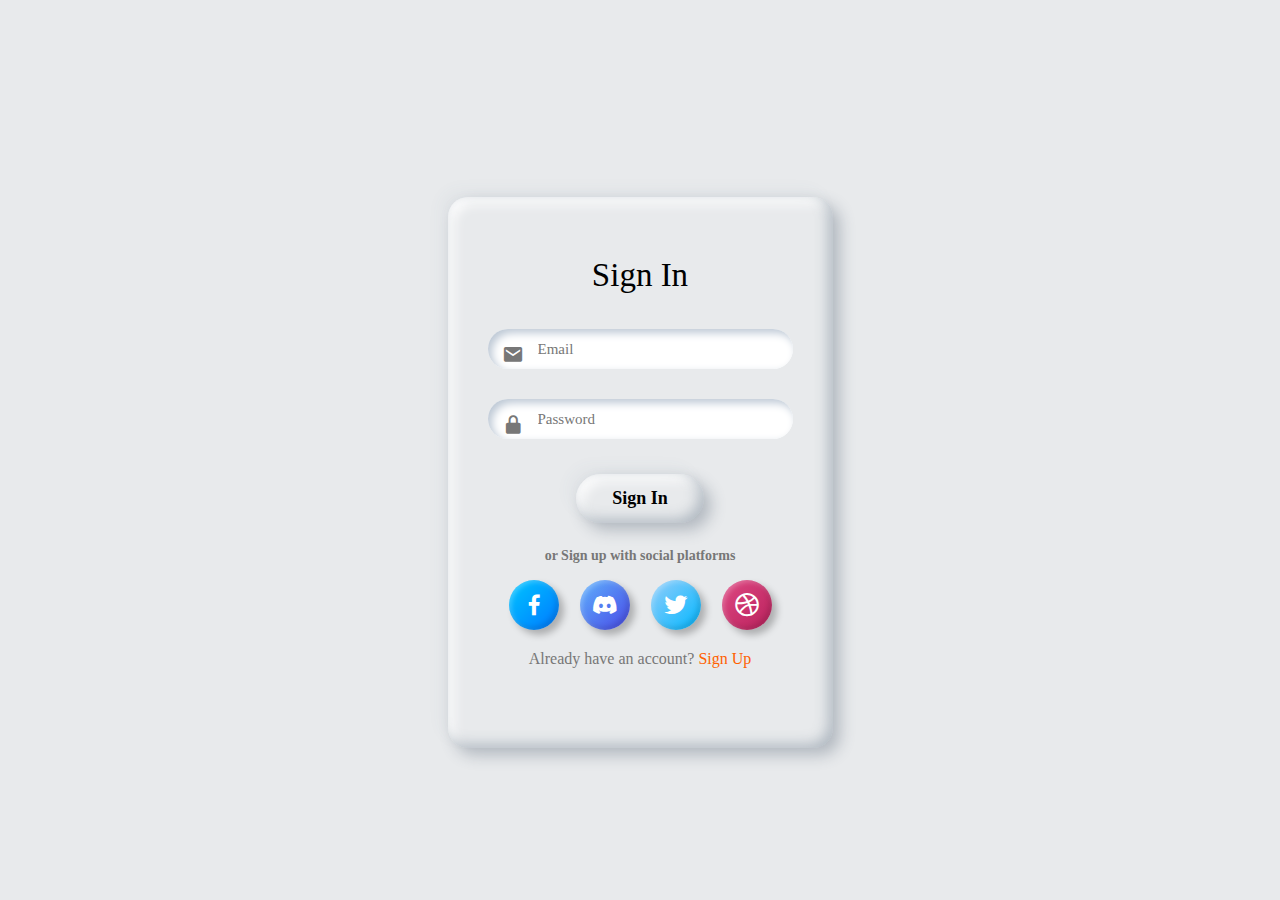
<file: Buoi6/Auth/sign-in.html>
<!DOCTYPE html>
<html lang="en">
  <head>
    <meta charset="UTF-8" />
    <meta http-equiv="X-UA-Compatible" content="IE=edge" />
    <meta name="viewport" content="width=device-width, initial-scale=1.0" />
    <link
      href="https://unpkg.com/boxicons@2.1.2/css/boxicons.min.css"
      rel="stylesheet"
    />
    <link rel="stylesheet" href="style.css" />
    <title>Sign In</title>
  </head>

  <body>
    <div class="content">
      <div class="text">Sign In</div>
      <form id="login-form">
        <div class="field">
          <span class="bx bxs-envelope"></span>
          <input type="email" id="login-email" placeholder="Email" required />
        </div>

        <div class="field">
          <span class="bx bxs-lock-alt"></span>
          <input
            type="password"
            id="login-password"
            placeholder="Password"
            required
          />
        </div>

        <button type="submit">Sign In</button>
      </form>
      <h4>or Sign up with social platforms</h4>

      <div class="social_icons">
        <i class="bx bxl-facebook"></i>
        <i class="bx bxl-discord-alt"></i>
        <i class="bx bxl-twitter"></i>
        <i class="bx bxl-dribbble"></i>
      </div>

      <div class="foot">
        <a>Already have an account?</a>
        <a href="./sign-up.html" class="in">Sign Up</a>
      </div>
    </div>

   
  </body>
</html>
</file>
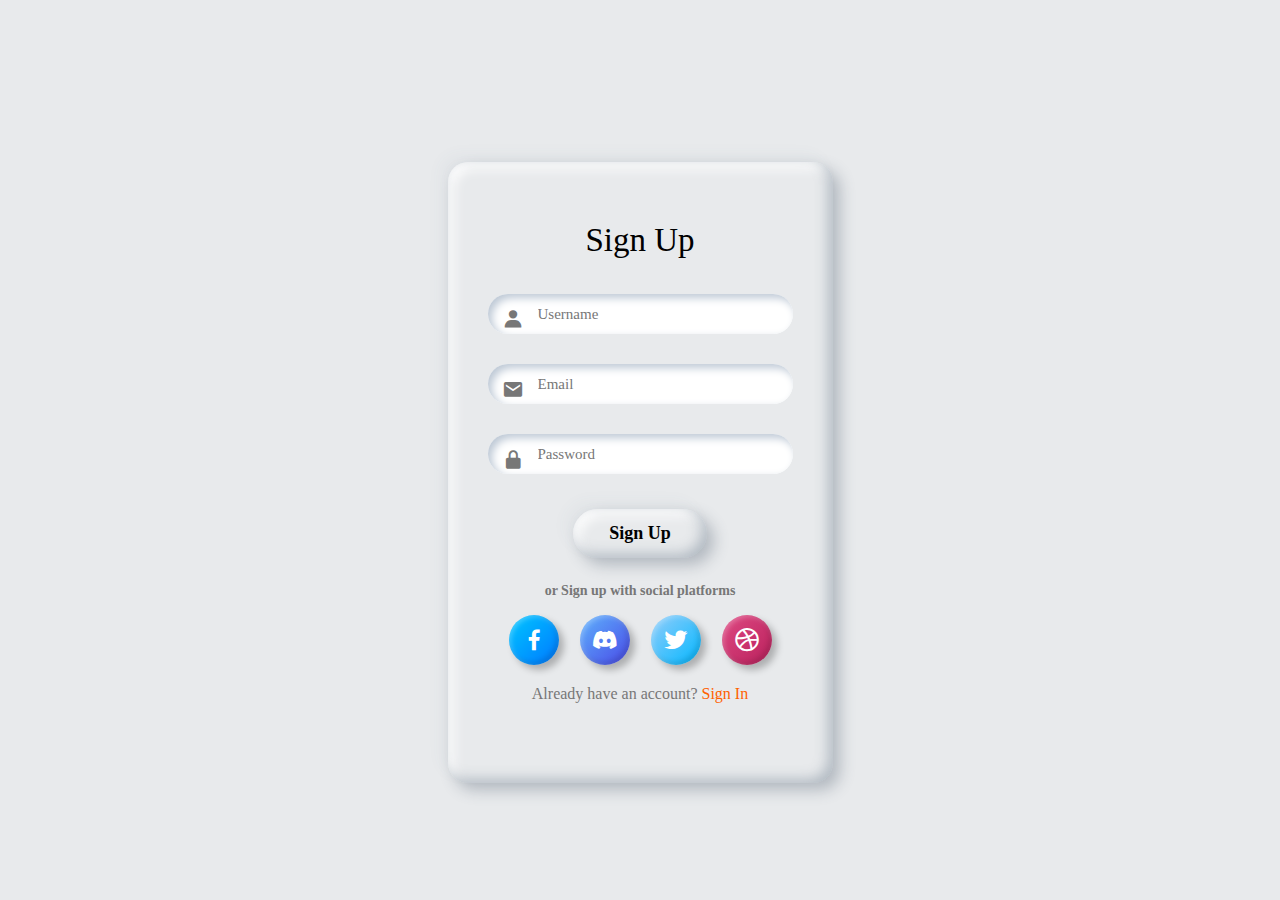
<file: Buoi6/Auth/sign-up.html>
<!DOCTYPE html>
<html lang="en">
  <head>
    <meta charset="UTF-8" />
    <meta http-equiv="X-UA-Compatible" content="IE=edge" />
    <meta name="viewport" content="width=device-width, initial-scale=1.0" />
    <link
      href="https://unpkg.com/boxicons@2.1.2/css/boxicons.min.css"
      rel="stylesheet"
    />
    <link rel="stylesheet" href="style.css" />
    <title>Document</title>
  </head>

  <body>
    <div class="content">
      <div class="text">Sign Up</div>
      <form id="signup-form">
        <div class="field">
          <span class="bx bxs-user"></span>
          <input type="text" id="username" placeholder="Username" required />
        </div>

        <div class="field">
          <span class="bx bxs-envelope"></span>
          <input type="email" id="email" placeholder="Email" required />
        </div>

        <div class="field">
          <span class="bx bxs-lock-alt"></span>
          <input
            type="password"
            id="password"
            placeholder="Password"
            required
          />
        </div>

        <button type="submit">Sign Up</button>
      </form>
      <h4>or Sign up with social platforms</h4>

      <div class="social_icons">
        <i class="bx bxl-facebook"></i>
        <i class="bx bxl-discord-alt"></i>
        <i class="bx bxl-twitter"></i>
        <i class="bx bxl-dribbble"></i>
      </div>

      <div class="foot">
        <a>Already have an account?</a>
        <a href="./sign-in.html" class="in">Sign In</a>
      </div>
    </div>

   
  </body>
</html>
</file>
<file: Buoi6/Auth/style.css>
/* Background white */
:root {
  --bg1: #e8eaec;
  --text-color: #979797;
  --color: #000;
  --tcolor: rgb(119 119 119);

  --boxShadow: 7px 7px 15px #45566754, -8px -8px 15px rgb(81 101 121 / 4%),
    inset -5px -4px 13px 0px rgb(81 101 121 / 35%),
    inset 6px 7px 12px 0px rgb(255 255 255 / 94%);

  --boxShadow2: inset 4px 4px 8px rgb(189 200 213),
    inset -4px -4px 8px rgb(255 255 255);

  --boxShadow3: inset 4px 4px 8px rgb(189 200 213),
    inset -4px -4px 8px rgb(255 255 255);

  --sbShadow: 5px 5px 7px rgb(0 0 0 /25%),
    inset 2px 2px 5px rgb(255 255 255 / 25%),
    inset -3px -3px 5px rgb(0 0 0 / 12%);
}

/* Background dark */
body.dark {
  --bg1: #2f363e;
  --text-color: rgb(255 208 0);
  --color: #fff;
  --tcolor: rgb(36, 6, 6);

  --boxShadow: 5px 5px 15px rgb(0, 0, 0, 0.25), 5px 15px 15px rgb(0, 0, 0, 0.25),
    inset 5px 5px 10px rgb(0, 0, 0, 0.5),
    inset 5px 5px 20px rgb(255, 255, 255, 0.2),
    inset -5px -5px 15px rgb(0, 0, 0, 0.75);

  --boxShadow2: inset -3px -3px 6px rgb(73, 78, 83),
    inset 3px 3px 6px rgb(32, 28, 28);

  --boxShadow2: -3px -3px 6px rgb(73, 78, 83), 3px 3px 6px rgb(32, 28, 28);

  --sbShadow: 5px 5px 7px rgb(0 0 0 /25%),
    inset 2px 2px 5px rgb(255 255 255 / 25%),
    inset -3px -3px 5px rgb(0 0 0 / 12%);
}

* {
  margin: 0;
  padding: 0;
  box-sizing: border-box;
  font-family: serif;
}

html,
body {
  height: 100%;
}

body {
  display: grid;
  place-items: center;
  text-align: center;
  background: var(--bg1);
}

.content {
  width: 385px;
  background: var(--bg1);
  box-shadow: var(--boxShadow);
  border-radius: 20px;
  padding: 60px 40px;
  margin-top: 45px;
}

.content .text {
  font-size: 33px;
  font-size: 600;
  margin-bottom: 35px;
  color: var(--color);
}

.content .field {
  height: 50px;
  width: 100%;
  display: flex;
  position: relative;
}

.field input {
  height: 40px;
  width: 100%;
  padding-left: 50px;
  font-size: 15px;
  outline: none !important;
  border: none;
  background: var(bg1);
  box-shadow: var(--boxShadow2);
  border-radius: 25px;
}

input:focus {
  box-shadow: var(--boxShadow);
}
::placeholder {
  color: var(--tcolor);
}

.field:nth-child(2) {
  margin-top: 20px;
}

.field:nth-child(3) {
  margin-top: 20px;
}

.field span {
  position: absolute;
  width: 50px;
  line-height: 50px;
  color: var(--tcolor);
  font-size: 22px;
}

button {
  margin: 25px 0;
  padding: 14px 36px;
  color: var(--color);
  font-size: 18px;
  font-weight: 600;
  background: var(--bg1);
  border: none;
  outline: none;
  cursor: pointer;
  box-shadow: var(--boxShadow);
  border-radius: 25px;
}

button:focus {
  color: #ff6100;
  box-shadow: var(--boxShadow2);
}

h4 {
  font-size: 14px;
  color: rgb(119 119 119);
  margin: 0 0 16px 0;
}

.social_icons {
  display: flex;
  justify-content: space-evenly;
  align-items: center;
}

.social_icons i {
  line-height: 50px;
  height: 50px;
  width: 50px;
  color: #fff;
  border-radius: 50%;
  box-shadow: var(--sbShadow);
  font-size: 28px;
}

.foot {
  margin: 20px auto;
  color: rgb(119 119 119);
}

.in {
  color: #ff6100;
  text-decoration: none;
}

.in:hover {
  text-decoration: underline;
}

.social_icons i:nth-child(1) {
  /* background-image: linear-gradient(315deg,#0078ff -7.64,#00c6ff 104.5%); */
  background-image: linear-gradient(315deg, #0078ff, #00c6ff);
}

.social_icons i:nth-child(1):hover {
  color: #0078ff;
  background-image: linear-gradient(
    to bottom,
    #e8eaec,
    rgba(189, 200, 213, 0.795)
  );
  text-shadow: 2px 2px 3px #b8b9be, -2px -2px -2px #fff;
}

.social_icons i:nth-child(2) {
  /* background-image: linear-gradient(315deg,#4949e7 -6.1,#5eb2fc 101.5%); */
  background-image: linear-gradient(315deg, #4949e7, #5eb2fc);
}

.social_icons i:nth-child(2):hover {
  color: #5662e9;
  background-image: linear-gradient(
    to bottom,
    #e8eaec,
    rgba(189, 200, 213, 0.795)
  );
  text-shadow: 2px 2px 3px #b8b9be, -2px -2px -2px #fff;
}

.social_icons i:nth-child(3) {
  /* background-image: linear-gradient(315deg,#02b7ff -7.64,#92cdfa 104.5%); */
  background-image: linear-gradient(315deg, #02b7ff, #92cdfa);
}

.social_icons i:nth-child(3):hover {
  color: #00acee;
  background-image: linear-gradient(
    to bottom,
    #e8eaec,
    rgba(189, 200, 213, 0.795)
  );
  text-shadow: 2px 2px 3px #b8b9be, -2px -2px -2px #fff;
}

.social_icons i:nth-child(4) {
  /* background-image: linear-gradient(315deg,#02b7ff -7.64,#92cdfa 104.5%); */
  background-image: linear-gradient(315deg, #b9215c, #de4882);
}

.social_icons i:nth-child(4):hover {
  color: #de4882;
  background-image: linear-gradient(
    to bottom,
    #e8eaec,
    rgba(189, 200, 213, 0.795)
  );
  text-shadow: 2px 2px 3px #b8b9be, -2px -2px -2px #fff;
}
</file>
